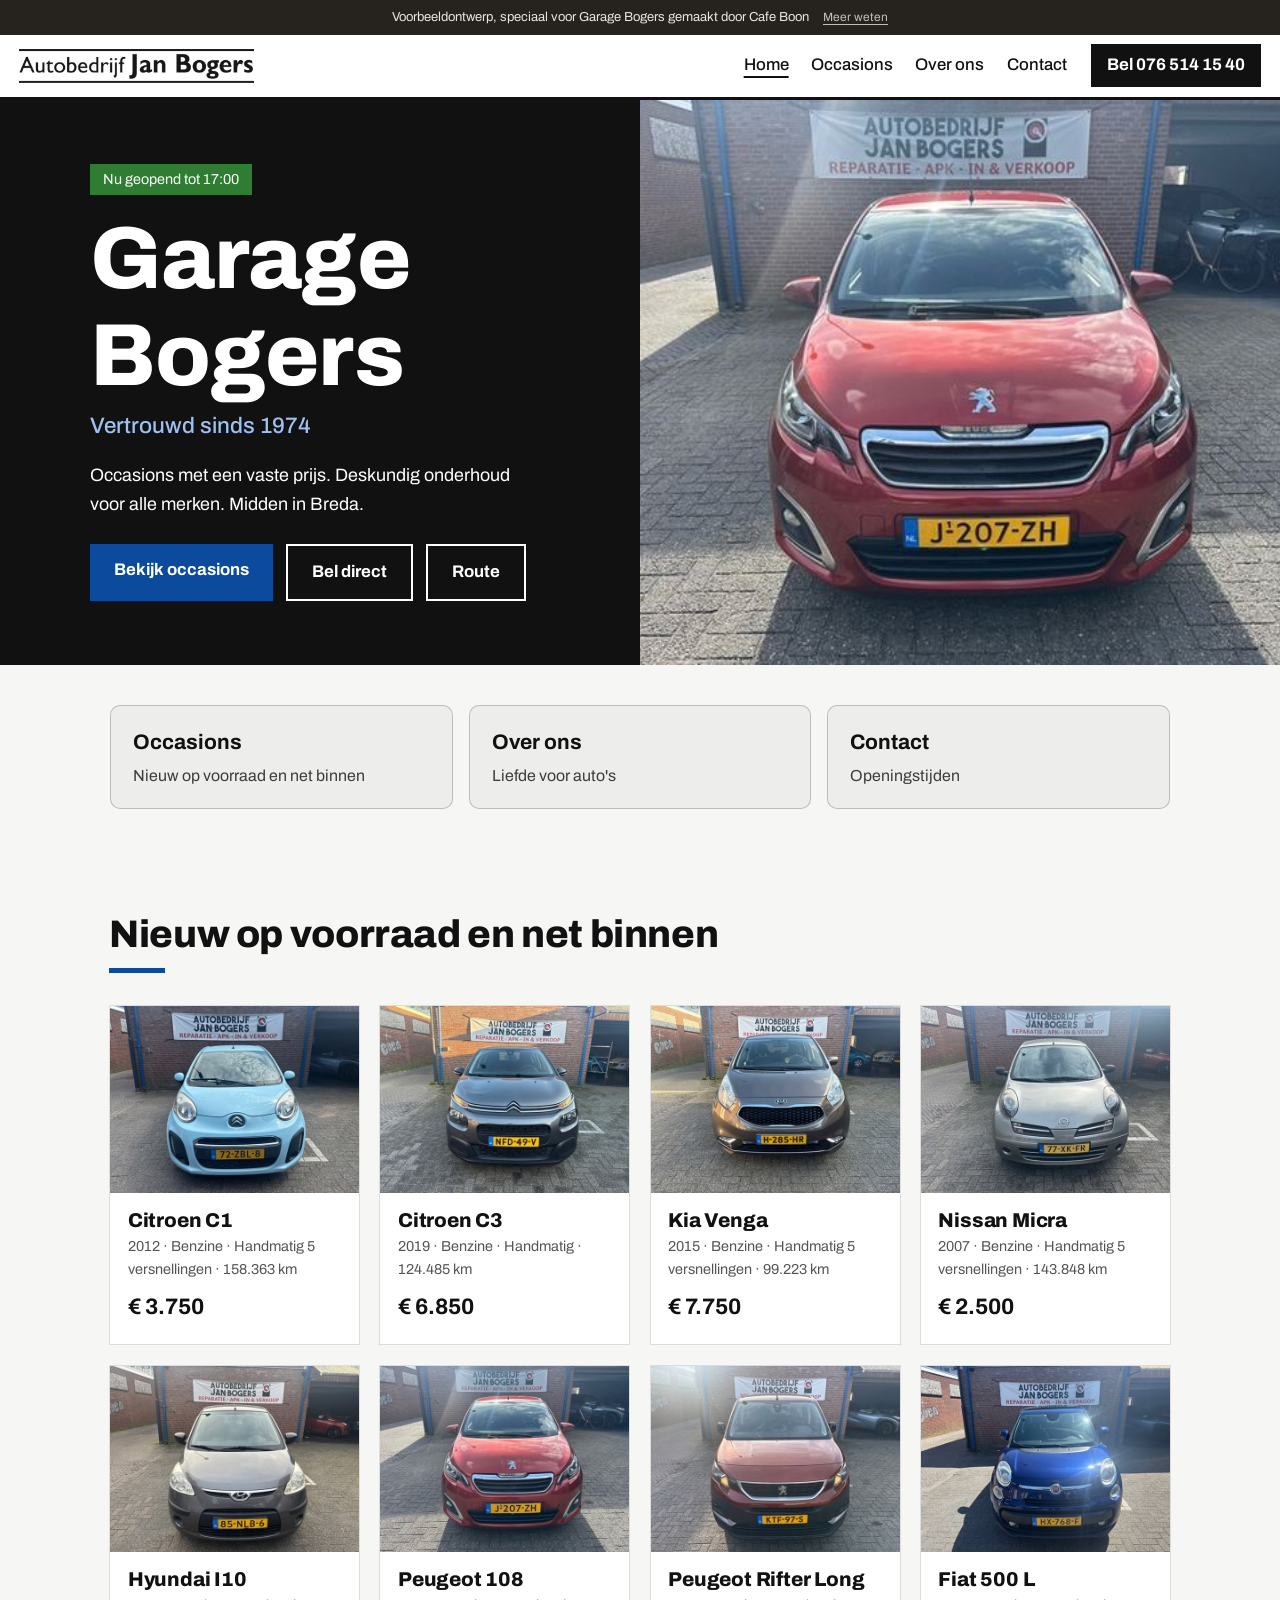
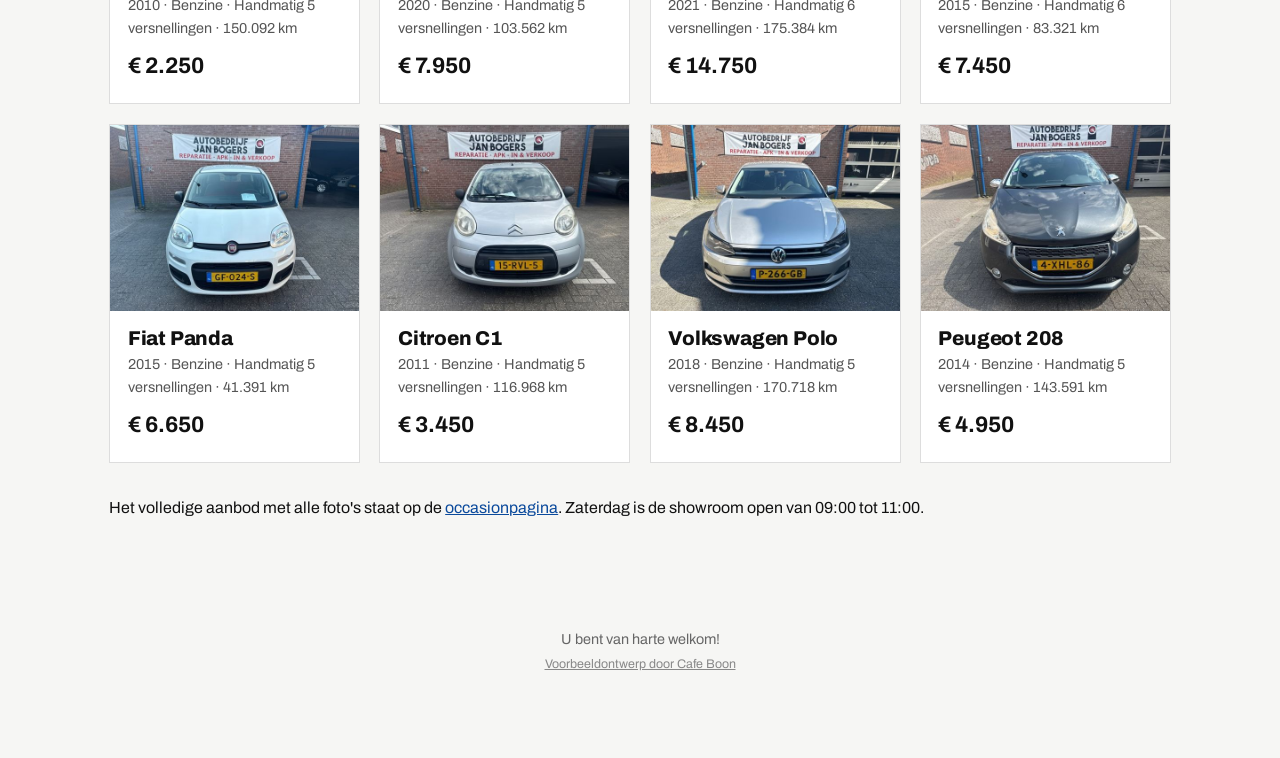
<file: index.html>
<!doctype html>
<html lang="nl">
<head>
<meta charset="utf-8">
<meta name="viewport" content="width=device-width, initial-scale=1">
<meta name="robots" content="noindex">
<title>Garage Bogers - Occasions, onderhoud en uitlijning in Breda</title>
<meta name="description" content="Garage Bogers aan de Duitenhuisstraat 13 in het centrum van Breda. Vertrouwd sinds 1974. Occasions met een vaste prijs, APK, onderhoud en uitlijning.">
<meta property="og:title" content="Garage Bogers, Breda. Vertrouwd sinds 1974">
<meta property="og:description" content="Occasions met een vaste prijs, deskundig onderhoud en professionele uitlijning.">
<meta property="og:image" content="images/occ/5.jpg">
<link rel="icon" type="image/png" href="images/favicon.png">
<link rel="preconnect" href="https://fonts.googleapis.com">
<link rel="preconnect" href="https://fonts.gstatic.com" crossorigin>
<link href="https://fonts.googleapis.com/css2?family=Archivo:wght@400;500;700;800&display=swap" rel="stylesheet">
<link rel="stylesheet" href="style.css">
</head>
<body>
<div class="vb-banner" role="note"><span>Voorbeeldontwerp, speciaal voor Garage Bogers gemaakt door Cafe Boon</span><a href="https://cafeboon.com">Meer weten</a></div>
<header class="top">
<a class="brand" href="index.html"><img alt="Autobedrijf Jan Bogers" src="images/logo.png"/></a>
<nav><a aria-current="page" href="index.html">Home</a><a href="aanbod.html">Occasions</a><a href="over.html">Over ons</a><a href="contact.html">Contact</a></nav>
<a class="call" href="tel:+31765141540">Bel 076 514 15 40</a>
</header>
<div aria-label="Pagina's" class="sn-bar" role="navigation"><a aria-current="page" class="sn-link" href="index.html">Home</a><a class="sn-link" href="aanbod.html">Occasions</a><a class="sn-link" href="over.html">Over ons</a><a class="sn-link" href="contact.html">Contact</a></div>
<section class="hero">
<div class="hero-in">
<p class="tag" id="status"></p>
<h1>Garage Bogers</h1>
<p class="since">Vertrouwd sinds 1974</p>
<p class="claim">Occasions met een vaste prijs. Deskundig onderhoud voor alle merken. Midden in Breda.</p>
<div class="actions">
<a class="btn" href="aanbod.html">Bekijk occasions</a>
<a class="btn ghost" href="tel:+31765141540">Bel direct</a>
<a class="btn ghost" href="https://www.google.com/maps/dir/?api=1&amp;destination=Duitenhuisstraat+13+4814+GK+Breda">Route</a>
</div>
</div>
<img alt="Occasion voor de garage aan de Duitenhuisstraat" class="hero-img" src="images/occ/5.jpg"/>
</section>
<div class="sn-cards"><a class="sn-card" href="aanbod.html"><strong>Occasions</strong><span>Nieuw op voorraad en net binnen</span></a><a class="sn-card" href="over.html"><strong>Over ons</strong><span>Liefde voor auto's</span></a><a class="sn-card" href="contact.html"><strong>Contact</strong><span>Openingstijden</span></a></div>
<section class="wrap">
<h2>Nieuw op voorraad en net binnen</h2>
<div class="cars">
<article><img alt="Citroen C1 2012" loading="lazy" src="images/occ/0.jpg"/><div><h3>Citroen C1</h3><p>2012 · Benzine · Handmatig 5 versnellingen · 158.363 km</p><b>€ 3.750</b></div></article>
<article><img alt="Citroen C3 2019" loading="lazy" src="images/occ/1.jpg"/><div><h3>Citroen C3</h3><p>2019 · Benzine · Handmatig · 124.485 km</p><b>€ 6.850</b></div></article>
<article><img alt="Kia Venga 2015" loading="lazy" src="images/occ/2.jpg"/><div><h3>Kia Venga</h3><p>2015 · Benzine · Handmatig 5 versnellingen · 99.223 km</p><b>€ 7.750</b></div></article>
<article><img alt="Nissan Micra 2007" loading="lazy" src="images/occ/3.jpg"/><div><h3>Nissan Micra</h3><p>2007 · Benzine · Handmatig 5 versnellingen · 143.848 km</p><b>€ 2.500</b></div></article>
<article><img alt="Hyundai I10 2010" loading="lazy" src="images/occ/4.jpg"/><div><h3>Hyundai I10</h3><p>2010 · Benzine · Handmatig 5 versnellingen · 150.092 km</p><b>€ 2.250</b></div></article>
<article><img alt="Peugeot 108 2020" loading="lazy" src="images/occ/5.jpg"/><div><h3>Peugeot 108</h3><p>2020 · Benzine · Handmatig 5 versnellingen · 103.562 km</p><b>€ 7.950</b></div></article>
<article><img alt="Peugeot Rifter Long 2021" loading="lazy" src="images/occ/6.jpg"/><div><h3>Peugeot Rifter Long</h3><p>2021 · Benzine · Handmatig 6 versnellingen · 175.384 km</p><b>€ 14.750</b></div></article>
<article><img alt="Fiat 500 L 2015" loading="lazy" src="images/occ/7.jpg"/><div><h3>Fiat 500 L</h3><p>2015 · Benzine · Handmatig 6 versnellingen · 83.321 km</p><b>€ 7.450</b></div></article>
<article><img alt="Fiat Panda 2015" loading="lazy" src="images/occ/8.jpg"/><div><h3>Fiat Panda</h3><p>2015 · Benzine · Handmatig 5 versnellingen · 41.391 km</p><b>€ 6.650</b></div></article>
<article><img alt="Citroen C1 2011" loading="lazy" src="images/occ/9.jpg"/><div><h3>Citroen C1</h3><p>2011 · Benzine · Handmatig 5 versnellingen · 116.968 km</p><b>€ 3.450</b></div></article>
<article><img alt="Volkswagen Polo 2018" loading="lazy" src="images/occ/10.jpg"/><div><h3>Volkswagen Polo</h3><p>2018 · Benzine · Handmatig 5 versnellingen · 170.718 km</p><b>€ 8.450</b></div></article>
<article><img alt="Peugeot 208 2014" loading="lazy" src="images/occ/11.jpg"/><div><h3>Peugeot 208</h3><p>2014 · Benzine · Handmatig 5 versnellingen · 143.591 km</p><b>€ 4.950</b></div></article>
</div>
<p class="note">Het volledige aanbod met alle foto's staat op de <a href="binnenkort.html">occasionpagina</a>. Zaterdag is de showroom open van 09:00 tot 11:00.</p>
</section>
<footer>
<p>U bent van harte welkom!</p>
<p class="credit"><a href="https://cafeboon.com">Voorbeeldontwerp door Cafe Boon</a></p>
</footer>
<a class="fab" href="tel:+31765141540">Bel</a>
<script>try{(function(){
  var n=new Date(),d=n.getDay(),m=n.getHours()+n.getMinutes()/60,el=document.getElementById('status');
  var r=document.querySelector('tr[data-d="'+d+'"]');if(r)r.className='today';
  if(d>=1&&d<=5&&m>=8&&m<17){el.textContent='Nu geopend tot 17:00';el.className='tag yes'}
  else if(d==6&&m>=9&&m<11){el.textContent='Nu geopend tot 11:00';el.className='tag yes'}
  else{el.textContent='Nu gesloten'}
})();}catch(e){}</script>
</body></html>
</file>
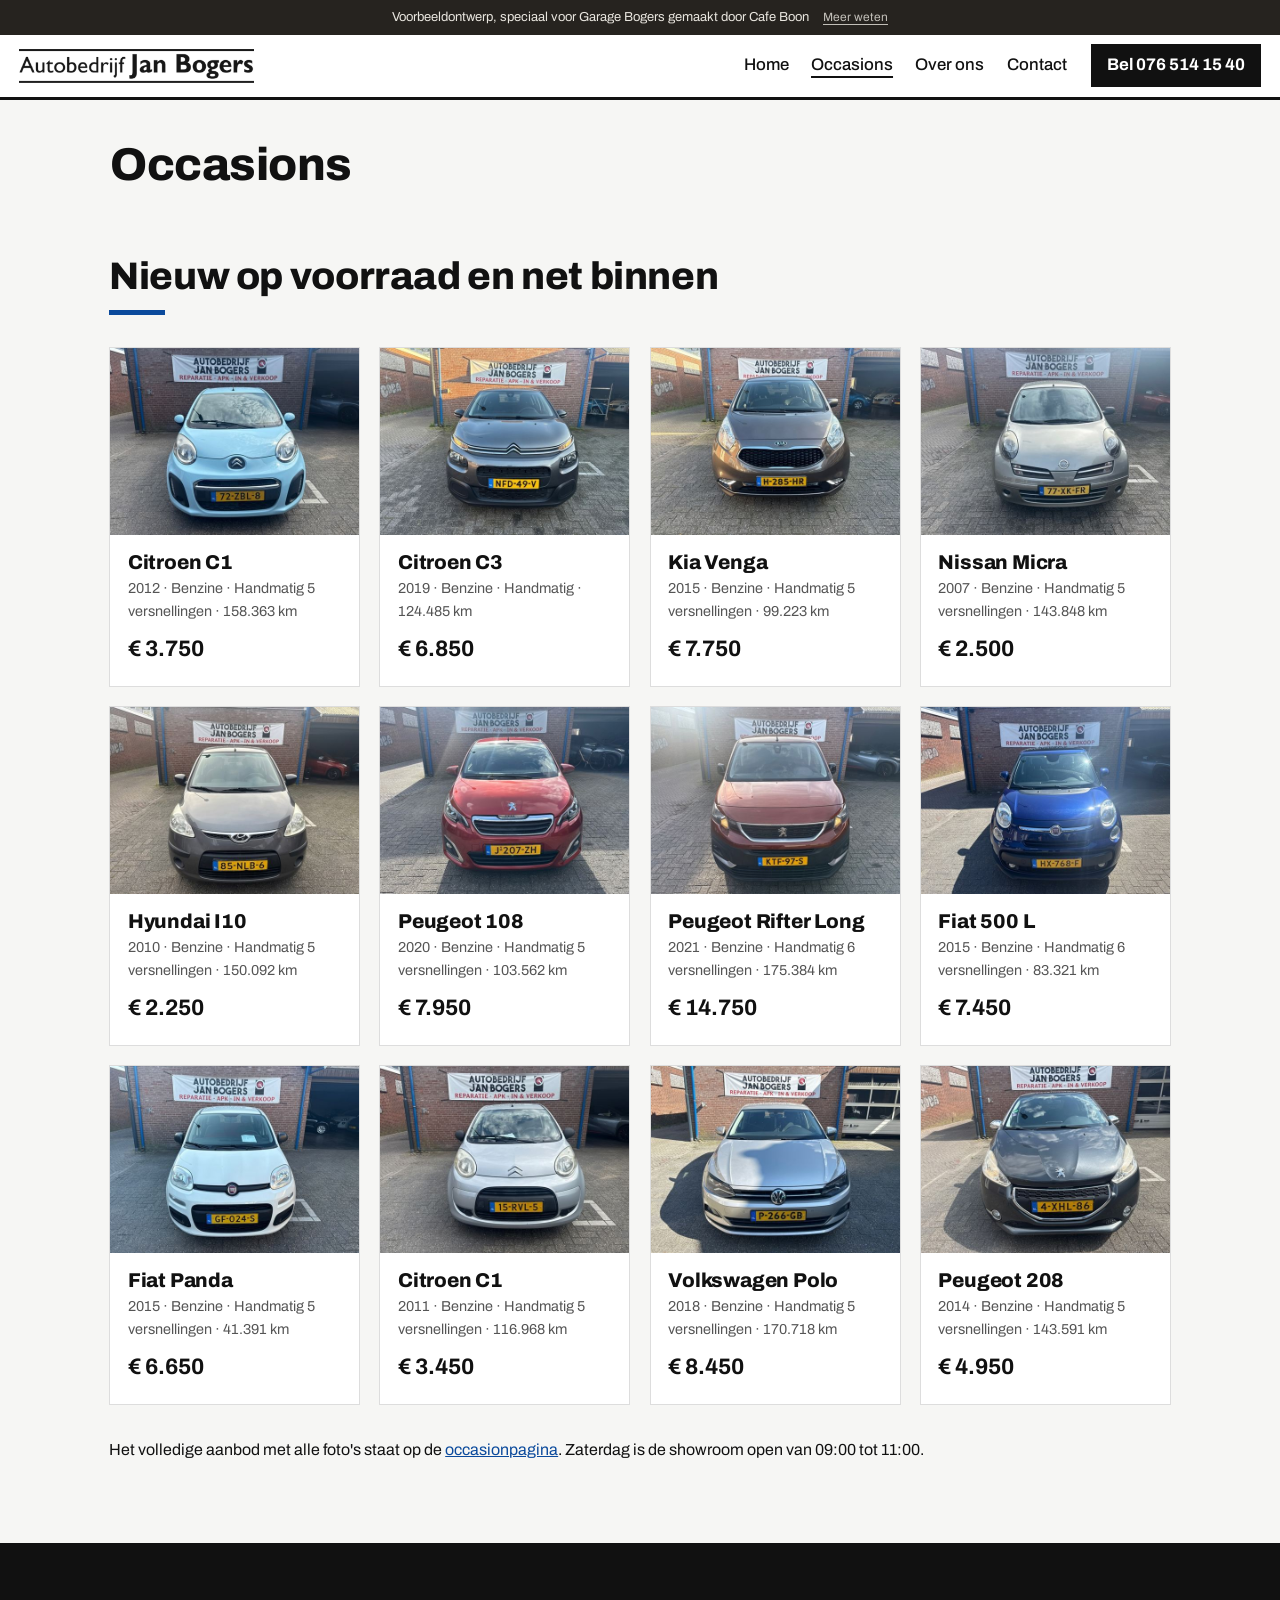
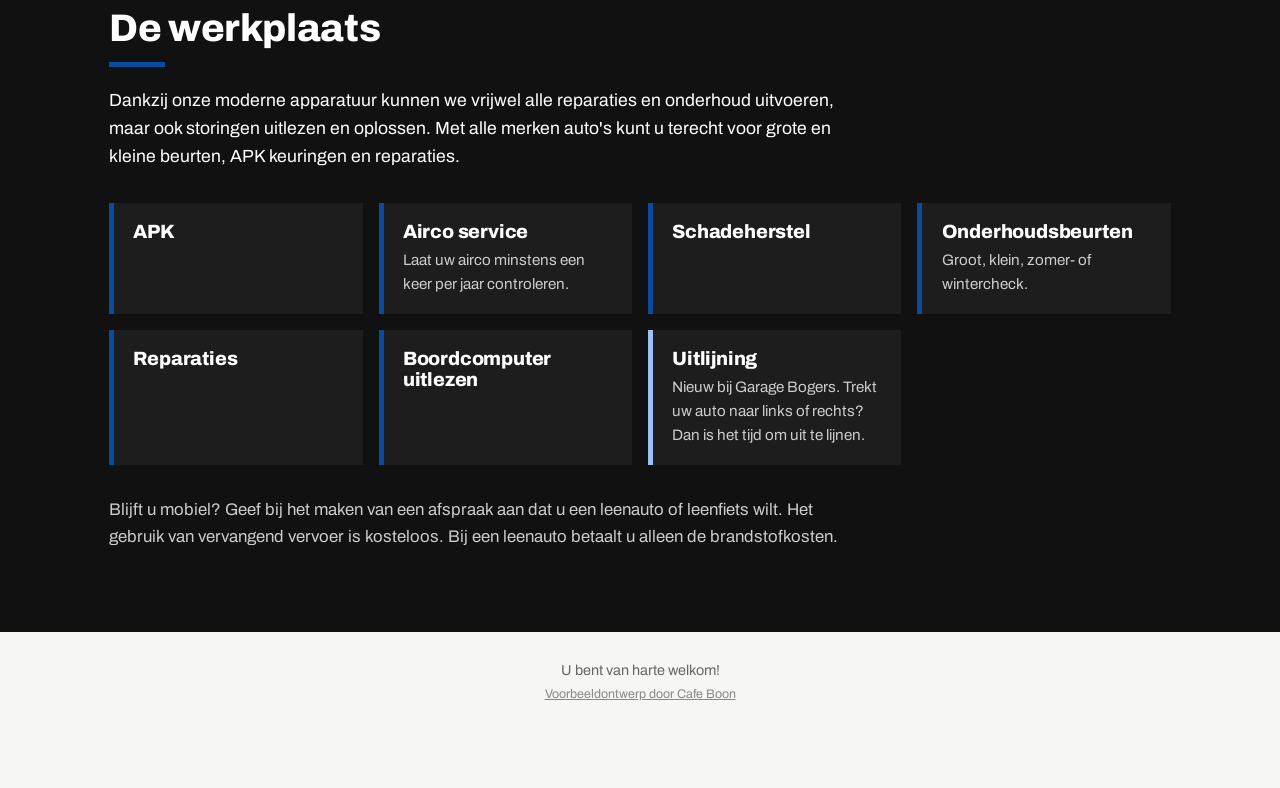
<file: aanbod.html>
<!doctype html>
<html lang="nl">
<head>
<meta charset="utf-8">
<meta name="viewport" content="width=device-width, initial-scale=1">
<meta name="robots" content="noindex">
<title>Occasions | Garage Bogers</title>
<meta name="description" content="Garage Bogers aan de Duitenhuisstraat 13 in het centrum van Breda. Vertrouwd sinds 1974. Occasions met een vaste prijs, APK, onderhoud en uitlijning.">
<meta property="og:title" content="Garage Bogers, Breda. Vertrouwd sinds 1974">
<meta property="og:description" content="Occasions met een vaste prijs, deskundig onderhoud en professionele uitlijning.">
<meta property="og:image" content="images/occ/5.jpg">
<link rel="icon" type="image/png" href="images/favicon.png">
<link rel="preconnect" href="https://fonts.googleapis.com">
<link rel="preconnect" href="https://fonts.gstatic.com" crossorigin>
<link href="https://fonts.googleapis.com/css2?family=Archivo:wght@400;500;700;800&display=swap" rel="stylesheet">
<link rel="stylesheet" href="style.css">
</head>
<body>
<div class="vb-banner" role="note"><span>Voorbeeldontwerp, speciaal voor Garage Bogers gemaakt door Cafe Boon</span><a href="https://cafeboon.com">Meer weten</a></div>
<header class="top">
<a class="brand" href="index.html"><img alt="Autobedrijf Jan Bogers" src="images/logo.png"/></a>
<nav><a href="index.html">Home</a><a aria-current="page" href="aanbod.html">Occasions</a><a href="over.html">Over ons</a><a href="contact.html">Contact</a></nav>
<a class="call" href="tel:+31765141540">Bel 076 514 15 40</a>
</header>
<div aria-label="Pagina's" class="sn-bar" role="navigation"><a class="sn-link" href="index.html">Home</a><a aria-current="page" class="sn-link" href="aanbod.html">Occasions</a><a class="sn-link" href="over.html">Over ons</a><a class="sn-link" href="contact.html">Contact</a></div>
<div class="sn-head"><h1>Occasions</h1></div>
<section class="wrap" id="occasions">
<h2>Nieuw op voorraad en net binnen</h2>
<div class="cars">
<article><img alt="Citroen C1 2012" loading="lazy" src="images/occ/0.jpg"/><div><h3>Citroen C1</h3><p>2012 · Benzine · Handmatig 5 versnellingen · 158.363 km</p><b>€ 3.750</b></div></article>
<article><img alt="Citroen C3 2019" loading="lazy" src="images/occ/1.jpg"/><div><h3>Citroen C3</h3><p>2019 · Benzine · Handmatig · 124.485 km</p><b>€ 6.850</b></div></article>
<article><img alt="Kia Venga 2015" loading="lazy" src="images/occ/2.jpg"/><div><h3>Kia Venga</h3><p>2015 · Benzine · Handmatig 5 versnellingen · 99.223 km</p><b>€ 7.750</b></div></article>
<article><img alt="Nissan Micra 2007" loading="lazy" src="images/occ/3.jpg"/><div><h3>Nissan Micra</h3><p>2007 · Benzine · Handmatig 5 versnellingen · 143.848 km</p><b>€ 2.500</b></div></article>
<article><img alt="Hyundai I10 2010" loading="lazy" src="images/occ/4.jpg"/><div><h3>Hyundai I10</h3><p>2010 · Benzine · Handmatig 5 versnellingen · 150.092 km</p><b>€ 2.250</b></div></article>
<article><img alt="Peugeot 108 2020" loading="lazy" src="images/occ/5.jpg"/><div><h3>Peugeot 108</h3><p>2020 · Benzine · Handmatig 5 versnellingen · 103.562 km</p><b>€ 7.950</b></div></article>
<article><img alt="Peugeot Rifter Long 2021" loading="lazy" src="images/occ/6.jpg"/><div><h3>Peugeot Rifter Long</h3><p>2021 · Benzine · Handmatig 6 versnellingen · 175.384 km</p><b>€ 14.750</b></div></article>
<article><img alt="Fiat 500 L 2015" loading="lazy" src="images/occ/7.jpg"/><div><h3>Fiat 500 L</h3><p>2015 · Benzine · Handmatig 6 versnellingen · 83.321 km</p><b>€ 7.450</b></div></article>
<article><img alt="Fiat Panda 2015" loading="lazy" src="images/occ/8.jpg"/><div><h3>Fiat Panda</h3><p>2015 · Benzine · Handmatig 5 versnellingen · 41.391 km</p><b>€ 6.650</b></div></article>
<article><img alt="Citroen C1 2011" loading="lazy" src="images/occ/9.jpg"/><div><h3>Citroen C1</h3><p>2011 · Benzine · Handmatig 5 versnellingen · 116.968 km</p><b>€ 3.450</b></div></article>
<article><img alt="Volkswagen Polo 2018" loading="lazy" src="images/occ/10.jpg"/><div><h3>Volkswagen Polo</h3><p>2018 · Benzine · Handmatig 5 versnellingen · 170.718 km</p><b>€ 8.450</b></div></article>
<article><img alt="Peugeot 208 2014" loading="lazy" src="images/occ/11.jpg"/><div><h3>Peugeot 208</h3><p>2014 · Benzine · Handmatig 5 versnellingen · 143.591 km</p><b>€ 4.950</b></div></article>
</div>
<p class="note">Het volledige aanbod met alle foto's staat op de <a href="binnenkort.html">occasionpagina</a>. Zaterdag is de showroom open van 09:00 tot 11:00.</p>
</section>
<section class="band" id="werkplaats">
<div class="wrap">
<h2>De werkplaats</h2>
<p class="lead">Dankzij onze moderne apparatuur kunnen we vrijwel alle reparaties en onderhoud uitvoeren, maar ook storingen uitlezen en oplossen. Met alle merken auto's kunt u terecht voor grote en kleine beurten, APK keuringen en reparaties.</p>
<div class="cards">
<article><h3>APK</h3></article>
<article><h3>Airco service</h3><p>Laat uw airco minstens een keer per jaar controleren.</p></article>
<article><h3>Schadeherstel</h3></article>
<article><h3>Onderhoudsbeurten</h3><p>Groot, klein, zomer- of wintercheck.</p></article>
<article><h3>Reparaties</h3></article>
<article><h3>Boordcomputer uitlezen</h3></article>
<article class="new"><h3>Uitlijning</h3><p>Nieuw bij Garage Bogers. Trekt uw auto naar links of rechts? Dan is het tijd om uit te lijnen.</p></article>
</div>
<p class="also">Blijft u mobiel? Geef bij het maken van een afspraak aan dat u een leenauto of leenfiets wilt. Het gebruik van vervangend vervoer is kosteloos. Bij een leenauto betaalt u alleen de brandstofkosten.</p>
</div>
</section>
<footer>
<p>U bent van harte welkom!</p>
<p class="credit"><a href="https://cafeboon.com">Voorbeeldontwerp door Cafe Boon</a></p>
</footer>
<a class="fab" href="tel:+31765141540">Bel</a>
<script>try{(function(){
  var n=new Date(),d=n.getDay(),m=n.getHours()+n.getMinutes()/60,el=document.getElementById('status');
  var r=document.querySelector('tr[data-d="'+d+'"]');if(r)r.className='today';
  if(d>=1&&d<=5&&m>=8&&m<17){el.textContent='Nu geopend tot 17:00';el.className='tag yes'}
  else if(d==6&&m>=9&&m<11){el.textContent='Nu geopend tot 11:00';el.className='tag yes'}
  else{el.textContent='Nu gesloten'}
})();}catch(e){}</script>
</body></html>
</file>
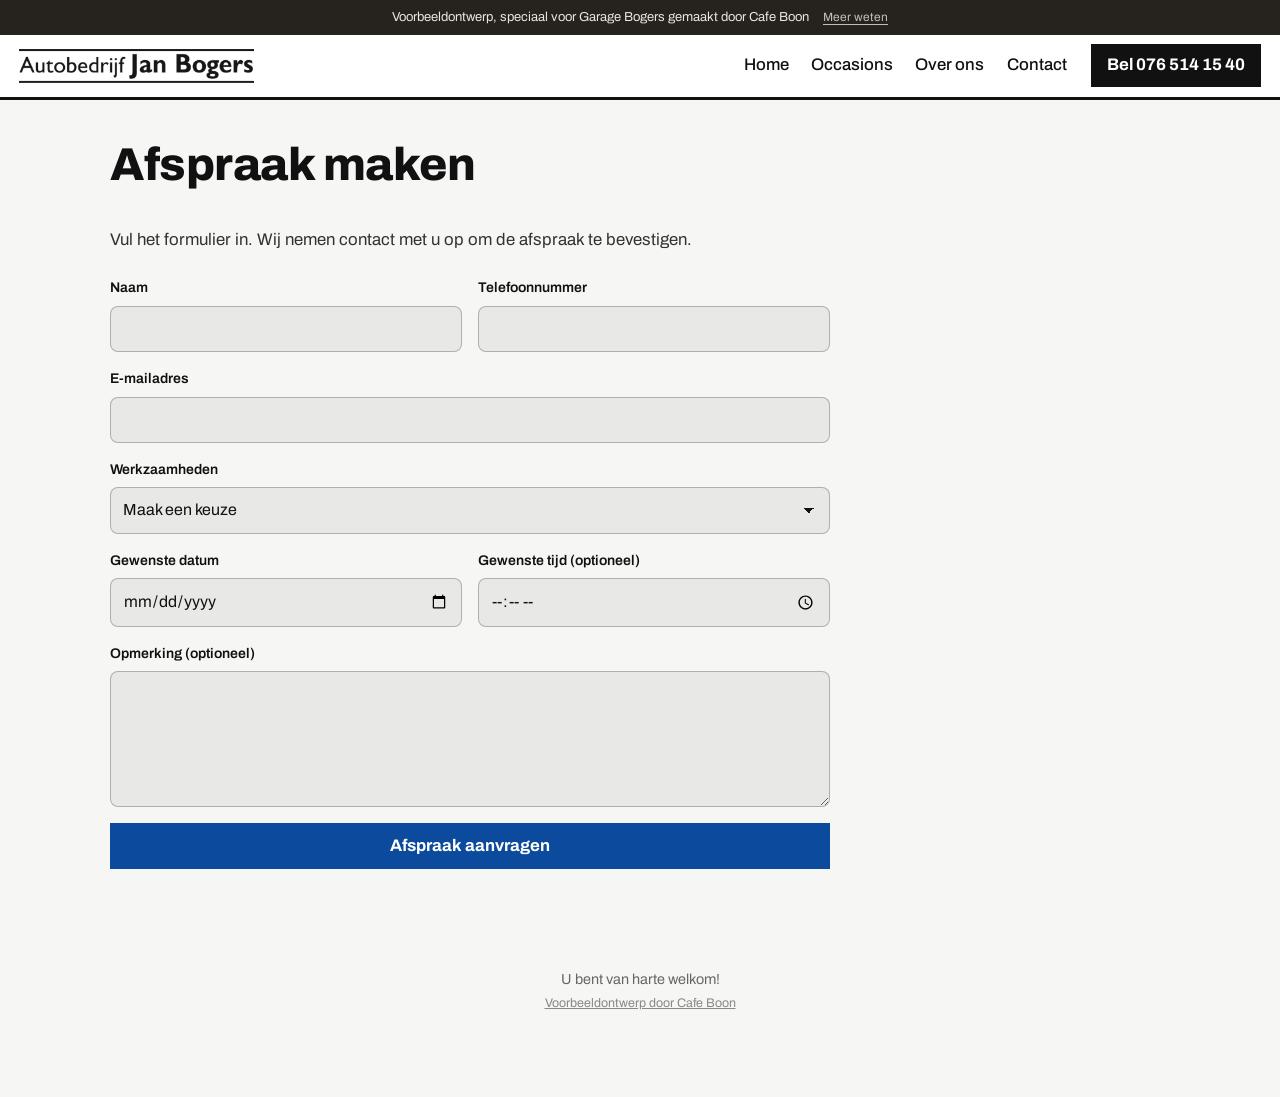
<file: afspraak.html>
<!doctype html>
<html lang="nl">
<head>
<meta charset="utf-8">
<meta name="viewport" content="width=device-width, initial-scale=1">
<meta name="robots" content="noindex">
<title>Afspraak maken | Garage Bogers</title>
<meta name="description" content="Afspraak maken bij Garage Bogers.">
<meta property="og:title" content="Garage Bogers, Breda. Vertrouwd sinds 1974">
<meta property="og:description" content="Occasions met een vaste prijs, deskundig onderhoud en professionele uitlijning.">
<meta property="og:image" content="images/occ/5.jpg">
<link rel="icon" type="image/png" href="images/favicon.png">
<link rel="preconnect" href="https://fonts.googleapis.com">
<link rel="preconnect" href="https://fonts.gstatic.com" crossorigin>
<link href="https://fonts.googleapis.com/css2?family=Archivo:wght@400;500;700;800&display=swap" rel="stylesheet">
<link rel="stylesheet" href="style.css">
</head>
<body>
<div class="vb-banner" role="note"><span>Voorbeeldontwerp, speciaal voor Garage Bogers gemaakt door Cafe Boon</span><a href="https://cafeboon.com">Meer weten</a></div>
<header class="top">
<a class="brand" href="index.html"><img alt="Autobedrijf Jan Bogers" src="images/logo.png"/></a>
<nav><a href="index.html">Home</a><a href="aanbod.html">Occasions</a><a href="over.html">Over ons</a><a href="contact.html">Contact</a></nav>
<a class="call" href="tel:+31765141540">Bel 076 514 15 40</a>
</header>
<div aria-label="Pagina's" class="sn-bar" role="navigation"><a class="sn-link" href="index.html">Home</a><a class="sn-link" href="aanbod.html">Occasions</a><a class="sn-link" href="over.html">Over ons</a><a class="sn-link" href="contact.html">Contact</a></div>
<div class="sn-head"><h1>Afspraak maken</h1></div>
<section class="sn-formsec" id="formulier"><div class="sn-formwrap"><p class="sn-lead">Vul het formulier in. Wij nemen contact met u op om de afspraak te bevestigen.</p><form class="sn-form" id="sn-form"><div class="sn-field"><label for="naam">Naam</label><input id="naam" name="naam" type="text" required autocomplete="name"></div><div class="sn-field"><label for="tel">Telefoonnummer</label><input id="tel" name="tel" type="tel" required autocomplete="tel"></div><div class="sn-field full"><label for="email">E-mailadres</label><input id="email" name="email" type="email" required autocomplete="email"></div><div class="sn-field full"><label for="keuze">Werkzaamheden</label><select id="keuze" name="keuze" required><option value="">Maak een keuze</option><option>APK</option><option>Airco service</option><option>Schadeherstel</option><option>Onderhoudsbeurt</option><option>Reparatie</option><option>Boordcomputer uitlezen</option><option>Uitlijning</option></select></div><div class="sn-field"><label for="datum">Gewenste datum</label><input id="datum" name="datum" type="date" required></div><div class="sn-field"><label for="tijd">Gewenste tijd (optioneel)</label><input id="tijd" name="tijd" type="time"></div><div class="sn-field full"><label for="opm">Opmerking (optioneel)</label><textarea id="opm" name="opm" rows="5"></textarea></div><div class="sn-field full"><button class="btn" type="submit">Afspraak aanvragen</button></div></form></div></section>
<script>(function(){var f=document.getElementById('sn-form');if(!f)return;f.addEventListener('submit',function(e){e.preventDefault();if(!f.checkValidity()){f.reportValidity();return;}var d=document.createElement('div');d.className='sn-done';d.setAttribute('role','status');d.tabIndex=-1;d.innerHTML='<h2>Bedankt voor uw aanvraag</h2><p>Dit is een voorbeeldwebsite van Cafe Boon. Uw aanvraag is daarom niet verstuurd. Neem voor een echte afspraak contact op via <a href="tel:+31765141540">076 514 15 40</a>.</p>';f.parentNode.replaceChild(d,f);d.focus();});})();</script>
<footer>
<p>U bent van harte welkom!</p>
<p class="credit"><a href="https://cafeboon.com">Voorbeeldontwerp door Cafe Boon</a></p>
</footer>
<a class="fab" href="tel:+31765141540">Bel</a>
<script>try{(function(){
  var n=new Date(),d=n.getDay(),m=n.getHours()+n.getMinutes()/60,el=document.getElementById('status');
  var r=document.querySelector('tr[data-d="'+d+'"]');if(r)r.className='today';
  if(d>=1&&d<=5&&m>=8&&m<17){el.textContent='Nu geopend tot 17:00';el.className='tag yes'}
  else if(d==6&&m>=9&&m<11){el.textContent='Nu geopend tot 11:00';el.className='tag yes'}
  else{el.textContent='Nu gesloten'}
})();}catch(e){}</script>
</body></html>
</file>
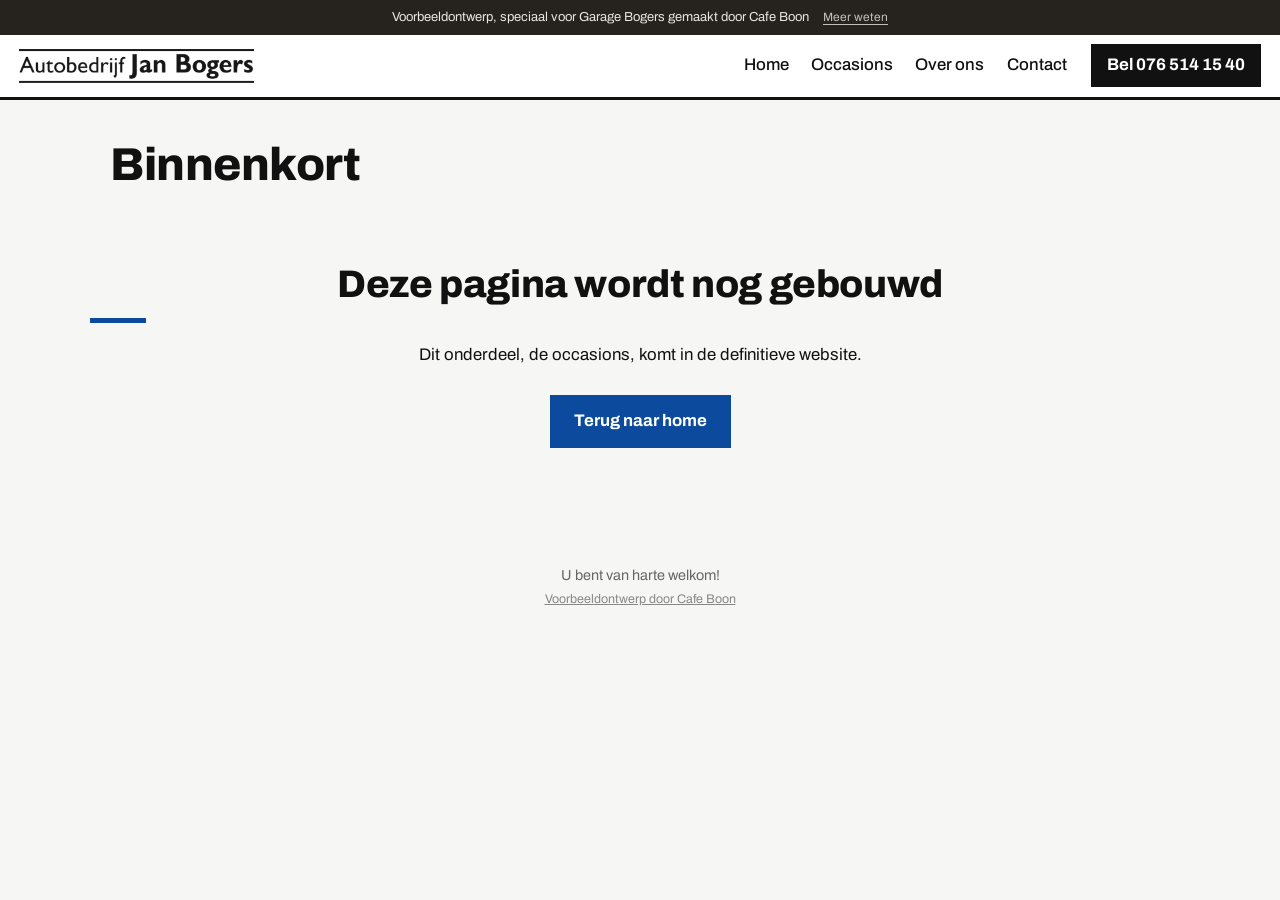
<file: binnenkort.html>
<!doctype html>
<html lang="nl">
<head>
<meta charset="utf-8">
<meta name="viewport" content="width=device-width, initial-scale=1">
<meta name="robots" content="noindex">
<title>Binnenkort | Garage Bogers</title>
<meta name="description" content="Garage Bogers aan de Duitenhuisstraat 13 in het centrum van Breda. Vertrouwd sinds 1974. Occasions met een vaste prijs, APK, onderhoud en uitlijning.">
<meta property="og:title" content="Garage Bogers, Breda. Vertrouwd sinds 1974">
<meta property="og:description" content="Occasions met een vaste prijs, deskundig onderhoud en professionele uitlijning.">
<meta property="og:image" content="images/occ/5.jpg">
<link rel="icon" type="image/png" href="images/favicon.png">
<link rel="preconnect" href="https://fonts.googleapis.com">
<link rel="preconnect" href="https://fonts.gstatic.com" crossorigin>
<link href="https://fonts.googleapis.com/css2?family=Archivo:wght@400;500;700;800&display=swap" rel="stylesheet">
<link rel="stylesheet" href="style.css">
</head>
<body>
<div class="vb-banner" role="note"><span>Voorbeeldontwerp, speciaal voor Garage Bogers gemaakt door Cafe Boon</span><a href="https://cafeboon.com">Meer weten</a></div>
<header class="top">
<a class="brand" href="index.html"><img alt="Autobedrijf Jan Bogers" src="images/logo.png"/></a>
<nav><a href="index.html">Home</a><a href="aanbod.html">Occasions</a><a href="over.html">Over ons</a><a href="contact.html">Contact</a></nav>
<a class="call" href="tel:+31765141540">Bel 076 514 15 40</a>
</header>
<div aria-label="Pagina's" class="sn-bar" role="navigation"><a class="sn-link" href="index.html">Home</a><a class="sn-link" href="aanbod.html">Occasions</a><a class="sn-link" href="over.html">Over ons</a><a class="sn-link" href="contact.html">Contact</a></div>
<div class="sn-head"><h1>Binnenkort</h1></div>
<section class="binnenkort"><div class="wrap" style="padding:72px 0;text-align:center"><h2>Deze pagina wordt nog gebouwd</h2><p style="max-width:34em;margin:14px auto 26px">Dit onderdeel, de occasions, komt in de definitieve website.</p><p><a class="btn" href="index.html">Terug naar home</a></p></div></section>
<footer>
<p>U bent van harte welkom!</p>
<p class="credit"><a href="https://cafeboon.com">Voorbeeldontwerp door Cafe Boon</a></p>
</footer>
<a class="fab" href="tel:+31765141540">Bel</a>
</body></html>
</file>
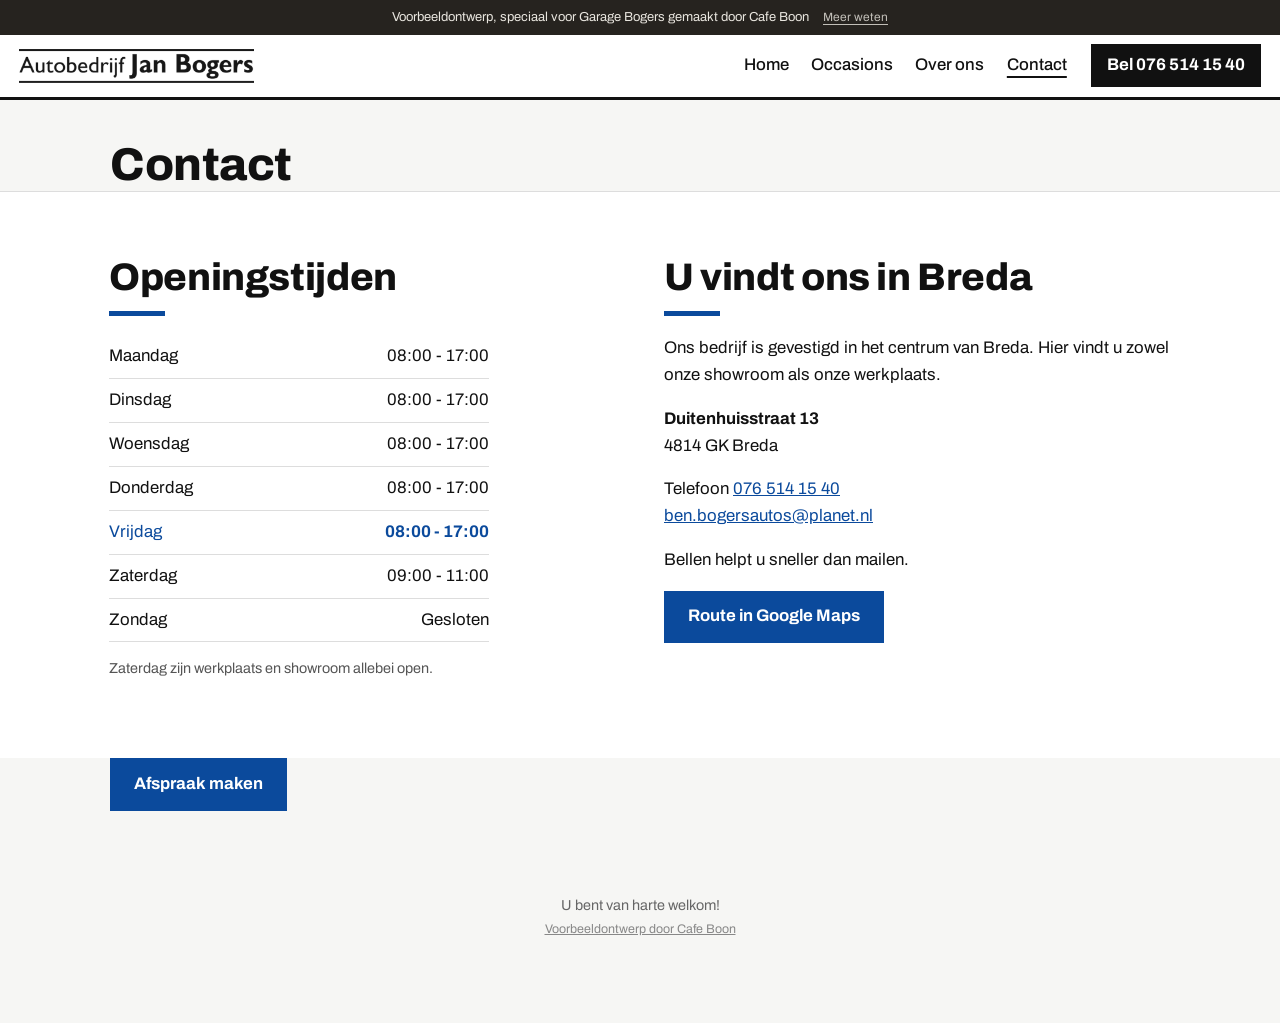
<file: contact.html>
<!doctype html>
<html lang="nl">
<head>
<meta charset="utf-8">
<meta name="viewport" content="width=device-width, initial-scale=1">
<meta name="robots" content="noindex">
<title>Contact | Garage Bogers</title>
<meta name="description" content="Garage Bogers aan de Duitenhuisstraat 13 in het centrum van Breda. Vertrouwd sinds 1974. Occasions met een vaste prijs, APK, onderhoud en uitlijning.">
<meta property="og:title" content="Garage Bogers, Breda. Vertrouwd sinds 1974">
<meta property="og:description" content="Occasions met een vaste prijs, deskundig onderhoud en professionele uitlijning.">
<meta property="og:image" content="images/occ/5.jpg">
<link rel="icon" type="image/png" href="images/favicon.png">
<link rel="preconnect" href="https://fonts.googleapis.com">
<link rel="preconnect" href="https://fonts.gstatic.com" crossorigin>
<link href="https://fonts.googleapis.com/css2?family=Archivo:wght@400;500;700;800&display=swap" rel="stylesheet">
<link rel="stylesheet" href="style.css">
</head>
<body>
<div class="vb-banner" role="note"><span>Voorbeeldontwerp, speciaal voor Garage Bogers gemaakt door Cafe Boon</span><a href="https://cafeboon.com">Meer weten</a></div>
<header class="top">
<a class="brand" href="index.html"><img alt="Autobedrijf Jan Bogers" src="images/logo.png"/></a>
<nav><a href="index.html">Home</a><a href="aanbod.html">Occasions</a><a href="over.html">Over ons</a><a aria-current="page" href="contact.html">Contact</a></nav>
<a class="call" href="tel:+31765141540">Bel 076 514 15 40</a>
</header>
<div aria-label="Pagina's" class="sn-bar" role="navigation"><a class="sn-link" href="index.html">Home</a><a class="sn-link" href="aanbod.html">Occasions</a><a class="sn-link" href="over.html">Over ons</a><a aria-current="page" class="sn-link" href="contact.html">Contact</a></div>
<div class="sn-head"><h1>Contact</h1></div>
<section class="visit" id="contact">
<div class="wrap two">
<div>
<h2>Openingstijden</h2>
<table>
<tr data-d="1"><th>Maandag</th><td>08:00 - 17:00</td></tr>
<tr data-d="2"><th>Dinsdag</th><td>08:00 - 17:00</td></tr>
<tr data-d="3"><th>Woensdag</th><td>08:00 - 17:00</td></tr>
<tr data-d="4"><th>Donderdag</th><td>08:00 - 17:00</td></tr>
<tr data-d="5"><th>Vrijdag</th><td>08:00 - 17:00</td></tr>
<tr data-d="6"><th>Zaterdag</th><td>09:00 - 11:00</td></tr>
<tr data-d="0"><th>Zondag</th><td>Gesloten</td></tr>
</table>
<p class="small">Zaterdag zijn werkplaats en showroom allebei open.</p>
</div>
<div>
<h2>U vindt ons in Breda</h2>
<p>Ons bedrijf is gevestigd in het centrum van Breda. Hier vindt u zowel onze showroom als onze werkplaats.</p>
<p><b>Duitenhuisstraat 13</b><br/>4814 GK Breda</p>
<p>Telefoon <a href="tel:+31765141540">076 514 15 40</a><br/><a href="mailto:ben.bogersautos@planet.nl">ben.bogersautos@planet.nl</a></p>
<p>Bellen helpt u sneller dan mailen.</p>
<p><a class="btn" href="https://www.google.com/maps/dir/?api=1&amp;destination=Duitenhuisstraat+13+4814+GK+Breda">Route in Google Maps</a></p>
</div>
</div>
</section>
<section class="sn-formsec sn-formlink"><div class="sn-formwrap"><a class="btn" href="afspraak.html">Afspraak maken</a></div></section>
<footer>
<p>U bent van harte welkom!</p>
<p class="credit"><a href="https://cafeboon.com">Voorbeeldontwerp door Cafe Boon</a></p>
</footer>
<a class="fab" href="tel:+31765141540">Bel</a>
<script>try{(function(){
  var n=new Date(),d=n.getDay(),m=n.getHours()+n.getMinutes()/60,el=document.getElementById('status');
  var r=document.querySelector('tr[data-d="'+d+'"]');if(r)r.className='today';
  if(d>=1&&d<=5&&m>=8&&m<17){el.textContent='Nu geopend tot 17:00';el.className='tag yes'}
  else if(d==6&&m>=9&&m<11){el.textContent='Nu geopend tot 11:00';el.className='tag yes'}
  else{el.textContent='Nu gesloten'}
})();}catch(e){}</script>
</body></html>
</file>
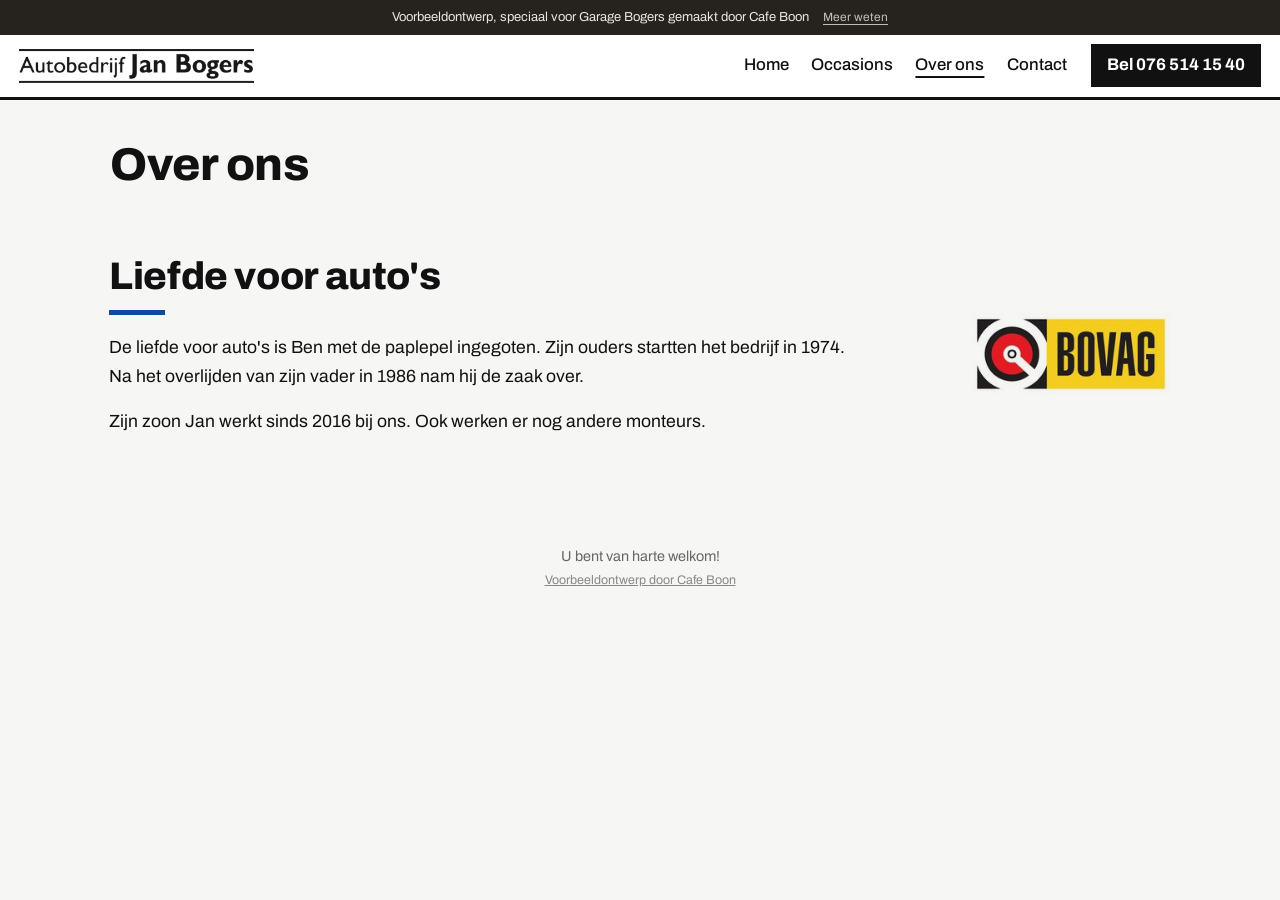
<file: over.html>
<!doctype html>
<html lang="nl">
<head>
<meta charset="utf-8">
<meta name="viewport" content="width=device-width, initial-scale=1">
<meta name="robots" content="noindex">
<title>Over ons | Garage Bogers</title>
<meta name="description" content="Garage Bogers aan de Duitenhuisstraat 13 in het centrum van Breda. Vertrouwd sinds 1974. Occasions met een vaste prijs, APK, onderhoud en uitlijning.">
<meta property="og:title" content="Garage Bogers, Breda. Vertrouwd sinds 1974">
<meta property="og:description" content="Occasions met een vaste prijs, deskundig onderhoud en professionele uitlijning.">
<meta property="og:image" content="images/occ/5.jpg">
<link rel="icon" type="image/png" href="images/favicon.png">
<link rel="preconnect" href="https://fonts.googleapis.com">
<link rel="preconnect" href="https://fonts.gstatic.com" crossorigin>
<link href="https://fonts.googleapis.com/css2?family=Archivo:wght@400;500;700;800&display=swap" rel="stylesheet">
<link rel="stylesheet" href="style.css">
</head>
<body>
<div class="vb-banner" role="note"><span>Voorbeeldontwerp, speciaal voor Garage Bogers gemaakt door Cafe Boon</span><a href="https://cafeboon.com">Meer weten</a></div>
<header class="top">
<a class="brand" href="index.html"><img alt="Autobedrijf Jan Bogers" src="images/logo.png"/></a>
<nav><a href="index.html">Home</a><a href="aanbod.html">Occasions</a><a aria-current="page" href="over.html">Over ons</a><a href="contact.html">Contact</a></nav>
<a class="call" href="tel:+31765141540">Bel 076 514 15 40</a>
</header>
<div aria-label="Pagina's" class="sn-bar" role="navigation"><a class="sn-link" href="index.html">Home</a><a class="sn-link" href="aanbod.html">Occasions</a><a aria-current="page" class="sn-link" href="over.html">Over ons</a><a class="sn-link" href="contact.html">Contact</a></div>
<div class="sn-head"><h1>Over ons</h1></div>
<section class="wrap family" id="familie">
<div>
<h2>Liefde voor auto's</h2>
<p class="lead">De liefde voor auto's is Ben met de paplepel ingegoten. Zijn ouders startten het bedrijf in 1974. Na het overlijden van zijn vader in 1986 nam hij de zaak over.</p>
<p class="lead">Zijn zoon Jan werkt sinds 2016 bij ons. Ook werken er nog andere monteurs.</p>
</div>
<img alt="BOVAG" class="bovag" src="images/bovag.jpg"/>
</section>
<footer>
<p>U bent van harte welkom!</p>
<p class="credit"><a href="https://cafeboon.com">Voorbeeldontwerp door Cafe Boon</a></p>
</footer>
<a class="fab" href="tel:+31765141540">Bel</a>
<script>try{(function(){
  var n=new Date(),d=n.getDay(),m=n.getHours()+n.getMinutes()/60,el=document.getElementById('status');
  var r=document.querySelector('tr[data-d="'+d+'"]');if(r)r.className='today';
  if(d>=1&&d<=5&&m>=8&&m<17){el.textContent='Nu geopend tot 17:00';el.className='tag yes'}
  else if(d==6&&m>=9&&m<11){el.textContent='Nu geopend tot 11:00';el.className='tag yes'}
  else{el.textContent='Nu gesloten'}
})();}catch(e){}</script>
</body></html>
</file>
<file: style.css>
:root{--ink:#111;--blue:#0b4a9c;--bg:#f6f6f4;--line:#ddd}
*{box-sizing:border-box}
body{margin:0;font-family:"Archivo",sans-serif;color:var(--ink);background:var(--bg);line-height:1.6;font-size:1.05rem}
h1,h2,h3{font-weight:800;line-height:1.1;margin:0 0 .5em;letter-spacing:-.01em}
h2{font-size:clamp(1.7rem,4vw,2.4rem)}
h2:after{content:"";display:block;width:56px;height:5px;background:var(--blue);margin-top:.35em}
a{color:var(--blue)}
.top{display:flex;align-items:center;gap:1.5rem;padding:.6rem 1.2rem;background:#fff;border-bottom:3px solid var(--ink);position:sticky;top:0;z-index:5}
.brand img{height:34px;display:block}
.top nav{margin-left:auto;display:flex;gap:1.4rem}.top nav a{color:var(--ink);text-decoration:none;font-weight:500}
.call{background:var(--ink);color:#fff;text-decoration:none;padding:.5rem 1rem;font-weight:700;white-space:nowrap}
.hero{display:grid;grid-template-columns:1fr 1fr;background:var(--ink);color:#fff;min-height:480px}
.hero-in{padding:4rem 2rem 4rem max(1.2rem,calc((100vw - 1100px)/2));align-self:center}
.hero h1{font-size:clamp(3rem,8vw,5.5rem);margin:0}
.since{font-size:1.4rem;font-weight:500;color:#9dc1f2;margin:.2rem 0 1rem}
.claim{max-width:440px;font-size:1.12rem}
.hero-img{width:100%;height:100%;object-fit:cover;display:block}
.tag{display:inline-block;background:#444;padding:.25rem .8rem;font-size:.9rem;margin:0 0 1rem}.tag.yes{background:#2e7d32}
.actions{display:flex;gap:.8rem;flex-wrap:wrap;margin-top:1.6rem}
.btn{display:inline-block;background:var(--blue);color:#fff;padding:.8rem 1.5rem;text-decoration:none;font-weight:700}
.btn.ghost{background:transparent;border:2px solid #fff}
.wrap{max-width:1100px;margin:0 auto;padding:4rem 1.2rem}
.lead{max-width:740px;font-size:1.1rem}
.cars{display:grid;grid-template-columns:repeat(auto-fill,minmax(250px,1fr));gap:1.2rem;margin:2rem 0}
.cars article{background:#fff;border:1px solid var(--line)}
.cars img{width:100%;aspect-ratio:4/3;object-fit:cover;display:block}
.cars div{padding:1rem 1.1rem 1.2rem}
.cars h3{font-size:1.25rem;margin:0 0 .2em}.cars p{margin:0;font-size:.9rem;color:#555}
.cars b{display:block;margin-top:.5rem;font-size:1.4rem}
.note{font-size:1rem}
.band{background:var(--ink);color:#fff}.band a{color:#9dc1f2}
.cards{display:grid;grid-template-columns:repeat(auto-fill,minmax(230px,1fr));gap:1rem;margin:2rem 0}
.cards article{background:#1d1d1d;border-left:5px solid var(--blue);padding:1.1rem 1.2rem}
.cards article.new{border-left-color:#9dc1f2}
.cards h3{font-size:1.2rem;margin:0}.cards p{margin:.4em 0 0;font-size:.95rem;color:#ccc}
.also{color:#ccc;max-width:740px}
.family{display:grid;grid-template-columns:1fr 200px;gap:3rem;align-items:center}
.bovag{width:100%;mix-blend-mode:multiply}
.visit{background:#fff;border-top:1px solid var(--line)}
.two{display:grid;grid-template-columns:1fr 1fr;gap:3rem}
table{border-collapse:collapse;width:100%;max-width:380px}
th{text-align:left;font-weight:400}td{text-align:right}
th,td{padding:.5rem 0;border-bottom:1px solid var(--line)}
tr.today{font-weight:700;color:var(--blue)}
.small{font-size:.9rem;color:#555}
footer{text-align:center;padding:1.5rem 1rem 5rem;font-size:.9rem;color:#666}
footer p{margin:.2rem}.credit{font-size:.78rem}.credit a{color:#888}
.fab{display:none}
@media(max-width:760px){
.top nav,.call{display:none}
.hero{grid-template-columns:1fr;min-height:0}.hero-in{padding:2.5rem 1.2rem}.hero-img{height:260px;order:-1}
.two,.family{grid-template-columns:1fr;gap:2rem}.bovag{max-width:160px}
.fab{display:block;position:fixed;right:1rem;bottom:1rem;background:var(--blue);color:#fff;text-decoration:none;font-weight:700;padding:.9rem 1.5rem;border-radius:999px;box-shadow:0 4px 12px rgba(0,0,0,.3);z-index:9}}
/* sitenav:start */
.sn-bar{display:none;gap:6px;overflow-x:auto;white-space:nowrap;-webkit-overflow-scrolling:touch;padding:8px 12px;background:inherit;color:inherit;font:inherit;line-height:1.2;border-bottom:1px solid rgba(128,128,128,.35);box-sizing:border-box;max-width:100%}
.sn-bar a.sn-link{flex:0 0 auto;padding:9px 15px;border-radius:999px;color:inherit;text-decoration:none;font-size:15px;font-weight:600;letter-spacing:0;text-transform:none;margin:0}
.sn-bar a.sn-link[aria-current="page"]{background:rgba(128,128,128,.2);box-shadow:inset 0 -2px 0 currentColor}
@media(max-width:760px){.sn-bar{display:flex}}
nav a[aria-current="page"]:not(.cta):not(.btn):not(.call){text-decoration:underline;text-underline-offset:6px;text-decoration-thickness:2px}
.sn-head{max-width:1100px;margin:0 auto;padding:40px 20px 0;box-sizing:border-box}
.sn-head h1{margin:0;color:inherit;font-size:clamp(30px,5vw,46px);line-height:1.1}
.sn-cards{max-width:1100px;margin:0 auto;padding:40px 20px;display:grid;grid-template-columns:repeat(auto-fit,minmax(230px,1fr));gap:16px;box-sizing:border-box}
.sn-card{display:block;padding:20px 22px;border:1px solid rgba(128,128,128,.45);border-radius:10px;background:rgba(128,128,128,.07);color:inherit;text-decoration:none;min-width:0}
.sn-card strong{display:block;font-size:1.25em;margin:0 0 6px;color:inherit}
.sn-card span{display:block;opacity:.8;font-size:.95em;line-height:1.4}
.sn-card:hover,.sn-card:focus-visible{border-color:currentColor}
/* sitenav:end */
/* voorbeeld-formulier:start */
@layer sn{.sn-form button.btn{border:0;font:inherit;cursor:pointer;line-height:1.2}}
.sn-formsec{padding:36px 0 72px}
.sn-formwrap{max-width:1100px;margin:0 auto;padding:0 20px;box-sizing:border-box}
.sn-formwrap>h2{margin:0 0 12px}
.sn-formwrap>.sn-lead,.sn-formwrap>.sn-form,.sn-formwrap>.sn-done{max-width:720px}
.sn-formwrap .sn-lead{margin:0 0 24px;opacity:.85}
.sn-form{display:grid;grid-template-columns:1fr 1fr;gap:16px}
.sn-field{display:flex;flex-direction:column;gap:6px;min-width:0;text-align:left}
.sn-field.full{grid-column:1/-1}
.sn-field label{font-size:14px;font-weight:600}
.sn-field input,.sn-field select,.sn-field textarea{font:inherit;font-size:16px;line-height:1.4;color:inherit;background:rgba(128,128,128,.12);border:1px solid rgba(128,128,128,.55);border-radius:8px;padding:11px 12px;width:100%;box-sizing:border-box;min-width:0;max-width:100%;-webkit-appearance:none;appearance:none}
.sn-field select{background-image:linear-gradient(45deg,transparent 50%,currentColor 50%),linear-gradient(135deg,currentColor 50%,transparent 50%);background-position:calc(100% - 20px) 50%,calc(100% - 15px) 50%;background-size:5px 5px;background-repeat:no-repeat;padding-right:38px}
.sn-field select option{color:#111;background:#fff}
.sn-field textarea{resize:vertical}
.sn-field input:focus,.sn-field select:focus,.sn-field textarea:focus{outline:2px solid currentColor;outline-offset:1px}
.sn-done{padding:28px;border:1px solid rgba(128,128,128,.55);border-radius:12px;background:rgba(128,128,128,.1)}
.sn-done h2{margin:0 0 10px}
.sn-done p{margin:0}
.sn-done a{text-decoration:underline;text-underline-offset:3px;font-weight:600}
.sn-formlink{padding:0 0 56px}
@media(max-width:640px){.sn-form{grid-template-columns:1fr}.sn-formsec{padding:24px 0 56px}}
/* voorbeeld-formulier:end */
/* voorbeeldbanner:start */
.vb-banner{display:flex;flex-wrap:wrap;justify-content:center;align-items:baseline;gap:2px 14px;padding:8px 16px;background:#26231f;color:#e9e6df;font-size:13px;line-height:1.45;letter-spacing:0;text-transform:none;font-weight:400;text-align:center;position:relative;z-index:1000}
.vb-banner a{color:inherit;opacity:.8;text-decoration:underline;text-underline-offset:3px;font-size:12px;font-weight:400;white-space:nowrap;letter-spacing:0;text-transform:none}
.vb-banner a:hover{opacity:1}
/* voorbeeldbanner:end */
</file>
